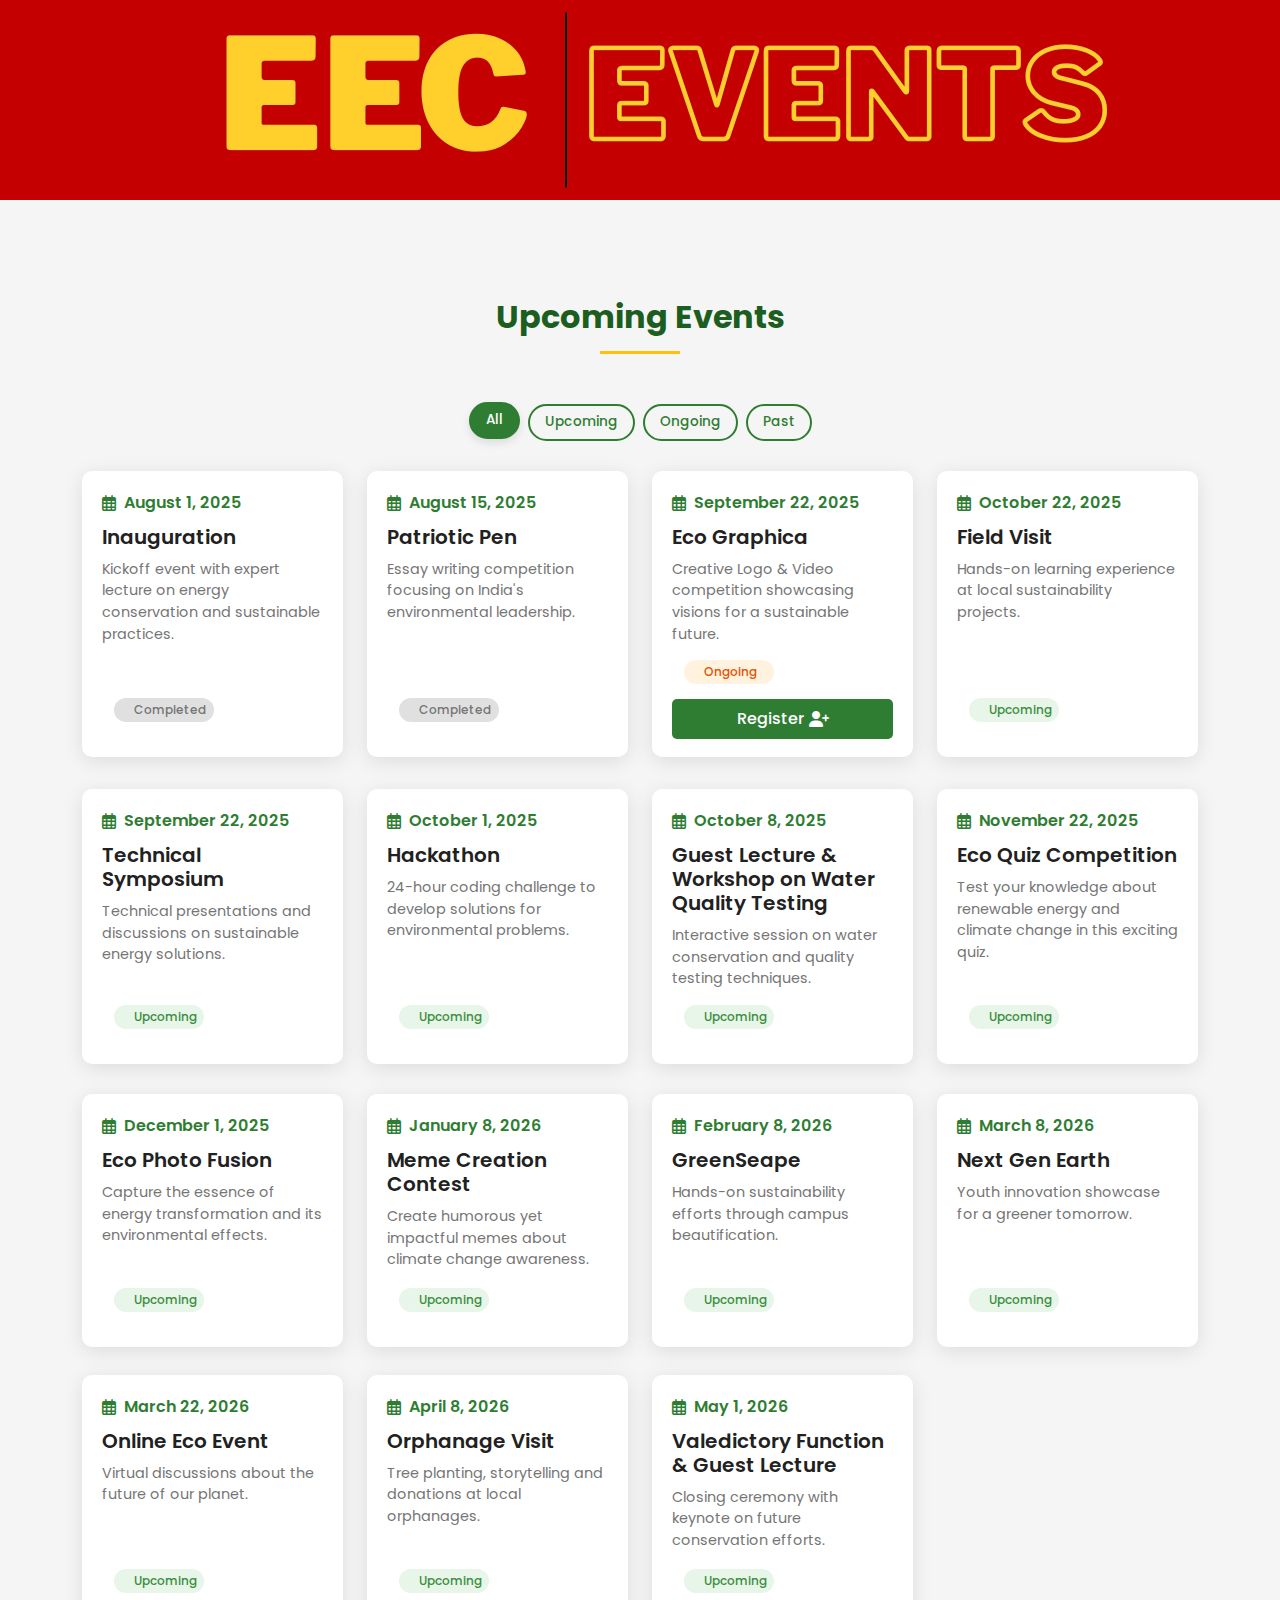
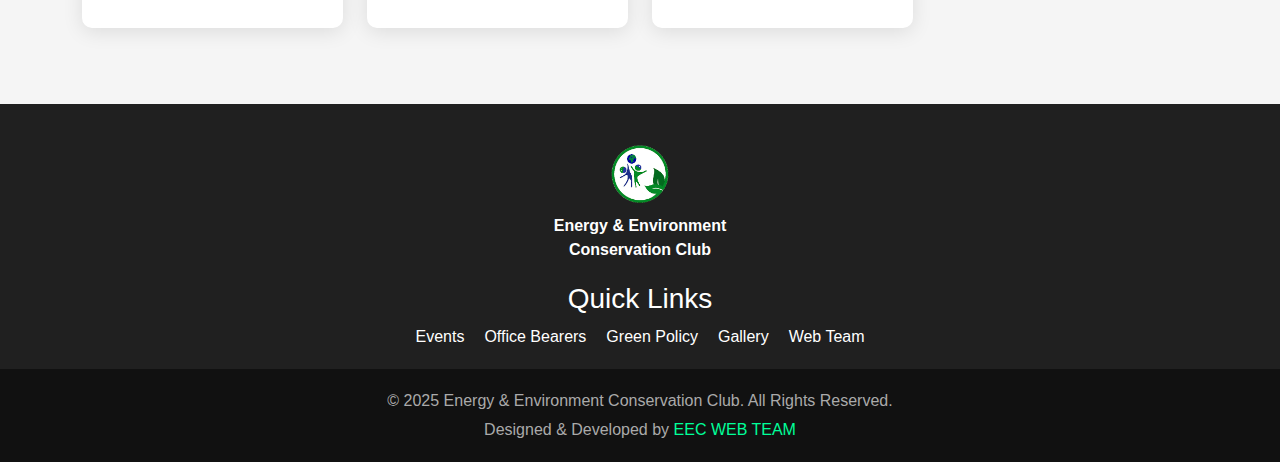
<file: public/event.html>
<!DOCTYPE html>
<html lang="en">
<head>
    <meta charset="UTF-8">
    <meta name="viewport" content="width=device-width, initial-scale=1.0">
    <title>Events - eecclub</title>
    <!-- Favicon -->
    <link rel="icon" href="./assets/images/logo/club.png" type="image/png">
    <!-- Bootstrap CSS -->
    <link href="https://cdn.jsdelivr.net/npm/bootstrap@5.3.3/dist/css/bootstrap.min.css" rel="stylesheet">
    <!-- Font Awesome -->
    <link rel="stylesheet" href="https://cdnjs.cloudflare.com/ajax/libs/font-awesome/6.4.0/css/all.min.css">
    <!-- Google Fonts -->
    <link href="https://fonts.googleapis.com/css2?family=Poppins:wght@300;400;500;600;700&display=swap" rel="stylesheet">
    <!-- Animate.css -->
    <link rel="stylesheet" href="https://cdnjs.cloudflare.com/ajax/libs/animate.css/4.1.1/animate.min.css">
    <style>
        :root {
            --primary: #2E7D32;
            --primary-dark: #1B5E20;
            --primary-light: #81C784;
            --accent: #FFC107;
            --dark: #212121;
            --light: #f5f5f5;
            --gray: #757575;
            --white: #ffffff;
            --shadow: 0 4px 20px rgba(0,0,0,0.1);
            --transition: all 0.3s cubic-bezier(0.25, 0.8, 0.25, 1);
        }

        body {
            font-family: 'Poppins', sans-serif;
            background-color: var(--light);
            color: var(--dark);
            overflow-x: hidden;
        }

        .hero {
            background: none, url('./assets/images/design/ev.jpg');
            background-size: cover;
            background-position: center;
            color: white;
            padding: 100px 0;
            text-align: center;
            margin-bottom: 50px;
            animation: fadeIn 1s ease-out;
        }

        .hero .title-icon {
            font-size: 2.5rem;
            margin-bottom: 1rem;
            color: var(--accent);
            animation: bounce 2s infinite;
        }

        .section-title {
            position: relative;
            margin-bottom: 50px;
            text-align: center;
            animation: fadeInUp 0.8s ease-out;
        }

        .section-title h2 {
            font-weight: 700;
            color: var(--primary-dark);
            display: inline-block;
            padding-bottom: 10px;
        }

        .section-title h2:after {
            content: '';
            position: absolute;
            width: 80px;
            height: 3px;
            background-color: var(--accent);
            bottom: 0;
            left: 50%;
            transform: translateX(-50%);
            animation: scaleX 1s ease-out;
        }

        .event-card {
            background: var(--white);
            border-radius: 10px;
            overflow: hidden;
            box-shadow: var(--shadow);
            transition: var(--transition);
            margin-bottom: 30px;
            height: 90%;
            display: flex;
            flex-direction: column;
            animation: fadeInUp 0.5s ease-out;
            animation-fill-mode: backwards;
        }

        .event-card:hover {
            transform: translateY(-10px) scale(1.02);
            box-shadow: 0 15px 30px rgba(0,0,0,0.2);
        }

        @keyframes pulse {
            0% { transform: scale(1); }
            50% { transform: scale(1.05); }
            100% { transform: scale(1); }
        }

        .event-body {
            padding: 20px;
            flex: 1;
            display: flex;
            flex-direction: column;
        }

        .event-date {
            color: var(--primary);
            font-weight: 600;
            margin-bottom: 10px;
            display: flex;
            align-items: center;
        }

        .event-date i {
            margin-right: 8px;
        }

        .event-title {
            font-weight: 600;
            margin-bottom: 10px;
            color: var(--dark);
        }

        .event-description {
            color: var(--gray);
            font-size: 0.9rem;
            margin-bottom: 15px;
            flex: 1;
        }

        .event-status {
            display: inline-block;
            padding: 5px 10px;
            border-radius: 20px;
            font-size: 0.8rem;
            font-weight: 500;
            margin-bottom: 15px;
            animation: pulse 2s infinite;
        }

        .status-upcoming {
            background-color: var(--primary-light);
            color: var(--primary-dark);
            width: 90px !important;
        }

        .status-ongoing {
            background-color: #FFF3E0;
            color: #E65100;
            width: 90px !important;
        }

        .status-completed {
            background-color: #E0E0E0;
            color: var(--gray);
            width: 100px !important;
        }

        .btn-event {
            background-color: var(--primary);
            color: white;
            border: none;
            padding: 8px 20px;
            border-radius: 5px;
            font-weight: 500;
            transition: var(--transition);
            display: inline-flex;
            align-items: center;
            justify-content: center;
            text-decoration: none;
            width: 100%;
        }

        .btn-event:hover {
            background-color: var(--primary-dark);
            color: white;
            transform: translateY(-2px) scale(1.02);
            box-shadow: 0 5px 15px rgba(0,0,0,0.1);
        }

        .btn-event i {
            margin-left: 5px;
            transition: var(--transition);
        }

        .btn-event:hover i {
            transform: translateX(3px);
        }

        /* Filter buttons */
        .filter-buttons {
            display: flex;
            justify-content: center;
            margin-bottom: 30px;
            flex-wrap: wrap;
            gap: 8px;
            animation: fadeIn 0.8s ease-out;
        }

        .filter-btn {
            padding: 6px 15px;
            border-radius: 30px;
            font-weight: 500;
            cursor: pointer;
            transition: var(--transition);
            border: 2px solid var(--primary);
            background: transparent;
            color: var(--primary);
            font-size: 0.85rem;
        }

        .filter-btn.active, .filter-btn:hover {
            background: var(--primary);
            color: white;
            transform: translateY(-2px);
            box-shadow: 0 4px 8px rgba(0,0,0,0.1);
        }

        /* Modal for featured event */
        .modal-overlay {
            position: fixed;
            top: 0;
            left: 0;
            right: 0;
            bottom: 0;
            background-color: rgba(0,0,0,0.8);
            z-index: 1000;
            display: flex;
            justify-content: center;
            align-items: center;
            opacity: 0;
            visibility: hidden;
            transition: var(--transition);
            
        }

        .modal-overlay.active {
            opacity: 1;
            visibility: visible;
        }

        .modal-content {
            background-color: var(--white);
            border-radius: 10px;
            max-width: 500px;
            width: 60%;
            max-height: 90vh;
            overflow-y: auto;
            position: relative;
            transform: scale(0.9);
            transition: var(--transition);
            animation: zoomIn 0.3s ease-out forwards;
        }

        .modal-overlay.active .modal-content {
            transform: scale(1);
        }

        .modal-close {
            position: absolute;
            top: 15px;
            right: 15px;
            background: var(--primary);
            color: white;
            width: 30px;
            height: 30px;
            border-radius: 50%;
            display: flex;
            align-items: center;
            justify-content: center;
            cursor: pointer;
            z-index: 10;
            transition: var(--transition);
        }

        .modal-close:hover {
            background: var(--primary-dark);
            transform: rotate(90deg) scale(1.1);
        }

        .featured-event-body {
            padding: 30px;
        }

        /* Make the ongoing status button smaller and shifted right */
        .status-ongoing {
            background-color: #FFF3E0;
            color: #E65100;
            width: auto;
            font-size: 0.75rem;
            padding: 3px 20px;
            margin-left: 12px;
            vertical-align: middle;
        }
        .status-upcoming{
            background-color: #E8F5E9;
            color: #388E3C;
            width: auto;
            font-size: 0.75rem;
            padding: 3px 20px;
            margin-left: 12px;
            vertical-align: middle;
        }
        .status-completed {
            background-color: #E0E0E0;
            color: var(--gray);
            width: auto;
            font-size: 0.75rem;
            padding: 3px 20px;
            margin-left: 12px;
            vertical-align: middle;
        }

        /* Custom animations */
        @keyframes scaleX {
            from { transform: translateX(-50%) scaleX(0); }
            to { transform: translateX(-50%) scaleX(1); }
        }

        /* Responsive styles */
        @media (max-width: 1200px) {
            .modal-content {
            width: 80%;
            max-width: 95vw;
            }
            .event-card {
            min-width: 260px;
            }
        }

        @media (max-width: 992px) {
            .hero {
            padding: 80px 0;
            }
            .event-card {
            margin-bottom: 25px;
            }
            .modal-content {
            width: 90%;
            max-width: 98vw;
            }
        }

        @media (max-width: 768px) {
            .hero {
            padding: 60px 0;
            margin-bottom: 30px;
            }
            .section-title h2 {
            font-size: 1.8rem;
            }
            .filter-btn {
            padding: 5px 12px;
            font-size: 0.8rem;
            }
            .event-card {
            min-width: 220px;
            }
            .modal-content {
            width: 98%;
            max-width: 99vw;
            }
        }

        @media (max-width: 576px) {
            .hero {
            padding: 50px 0;
            }
            .section-title h2 {
            font-size: 1.5rem;
            }
            .featured-event-body {
            padding: 15px;
            }
            .filter-buttons {
            gap: 5px;
            }
            .filter-btn {
            padding: 4px 10px;
            font-size: 0.75rem;
            }
            .event-card {
            min-width: 100%;
            margin-bottom: 15px;
            }
            .modal-content {
            width: 100vw;
            max-width: 100vw;
            border-radius: 0;
            }
        }

        /* Make event grid responsive */
        @media (max-width: 991.98px) {
            #eventsContainer .col-lg-3 {
            flex: 0 0 50%;
            max-width: 50%;
            }
        }
        @media (max-width: 575.98px) {
            #eventsContainer .col-lg-3,
            #eventsContainer .col-md-6 {
            flex: 0 0 100%;
            max-width: 100%;
            }
        }
    </style>
</head>
<body>

    <!-- Hero Section -->
    <section class="hero">
        <div class="container">
            
        </div>
    </section>

    <!-- Events Section -->
    <section class="events-section py-5">
        <div class="container">
            <div class="section-title">
                <h2>Upcoming Events</h2>
            </div>
            
            <!-- Filter Buttons -->
            <div class="filter-buttons">
                <button class="filter-btn active" data-filter="all">All</button>
                <button class="filter-btn" data-filter="upcoming">Upcoming</button>
                <button class="filter-btn" data-filter="ongoing">Ongoing</button>
                <button class="filter-btn" data-filter="completed">Past</button>
            </div>
            
            <!-- Events Grid -->
            <div class="row" id="eventsContainer">
                <!-- Events will be loaded here dynamically -->
            </div>
        </div>
    </section>

    <!-- Featured Event Modal -->
    <div class="modal-overlay" id="featuredModal">
        <div class="modal-content">
            <div class="modal-close" id="modalClose">
                <i class="fas fa-times"></i>
            </div>
            <div class="featured-event-body">
                <h2 id="modalEventTitle"></h2>
                <div class="event-date my-3" id="modalEventDate">
                    <i class="far fa-calendar-alt"></i> 
                    <span id="modalDateText"></span> | 
                    <i class="fas fa-map-marker-alt ms-2"></i> 
                    <span id="modalLocationText"></span>
                </div>
                <p class="event-description" id="modalEventDescription"></p>
                
                <div class="d-flex justify-content-between mt-4 flex-column flex-sm-row gap-3">
                    <a href="https://docs.google.com/forms/d/e/1FAIpQLScekK8ioXHcumOO9q-6UAVmcRVBwK3yaQRjZvdj5-YTqAqttw/viewform?event=Patriotic%20Pen" class="btn-event" id="modalRegisterBtn">Register Now <i class="fas fa-user-plus"></i></a>
                    <span class="event-status" id="modalEventStatus"></span>
                </div>
            </div>
        </div>
    </div>
    <!-- Footer Section -->
<footer style="background-color: #202020; color: #fff; font-family: Arial, sans-serif; padding-top: 20px;">

    <div style="max-width: 1200px; margin: 0 auto; padding: 20px; display: flex; flex-wrap: wrap; justify-content: space-between;">

        <!-- About Column -->
        <div style="flex: 1 1 100%; text-align: center; margin-bottom: 20px;">
            <a href="index.html">
                <img src="assets/images/logo/club.png" alt="EEC Club Logo" style="height: 60px; margin-bottom: 10px;">
            </a>
            <div style="font-size: 16px; font-weight: bold;">
                <div>Energy & Environment</div>
                <div>Conservation Club</div>
            </div>
        </div>

        <!-- Quick Links Row -->
        <div style="flex: 1 1 100%; text-align: center;">
            <h3 style="margin-bottom: 10px;">Quick Links</h3>
            <ul style="list-style: none; padding: 0; margin: 0; display: flex; flex-wrap: wrap; justify-content: center; gap: 20px;">
                <li><a href="event.html" style="color: #fff; text-decoration: none; font-size: 16px;">Events</a></li>
                <li><a href="OfficeBearers.html" style="color: #fff; text-decoration: none; font-size: 16px;">Office Bearers</a></li>
                <li><a href="green.html" style="color: #fff; text-decoration: none; font-size: 16px;">Green Policy</a></li>
                <li><a href="gallery.html" style="color: #fff; text-decoration: none; font-size: 16px;">Gallery</a></li>
                <li><a href="team.html" style="color: #fff; text-decoration: none; font-size: 16px;">Web Team</a></li>
            </ul>
        </div>

    </div>

    <!-- Footer Bottom -->
    <div style="background-color: #111; padding: 15px 10px; text-align: center;">
        <p style="color: #aaa; margin: 5px 0;">&copy; 2025 Energy & Environment Conservation Club. All Rights Reserved.</p>
        <p style="color: #aaa; margin: 5px 0;">Designed & Developed by <a href="team.html" target="_blank" style="color: #00ff99; text-decoration: none;">EEC WEB TEAM</a></p>
    </div>

</footer>


    <!-- Bootstrap JS -->
    <script src="https://cdn.jsdelivr.net/npm/bootstrap@5.3.3/dist/js/bootstrap.bundle.min.js"></script>
    
    <script>
        // Current date for status calculation
        const currentDate = new Date();
        currentDate.setHours(0, 0, 0, 0);

        // For demo purposes - set current date to August 6, 2025 to show ongoing event
        // Remove this line in production
        currentDate.setFullYear(2025, 7, 6); // Month is 0-indexed (7 = August)

        // Function to convert "1st week of August 2025" to a Date object
        function parseEventDate(dateString) {
            const months = {
                'January': 0, 'February': 1, 'March': 2, 'April': 3,
                'May': 4, 'June': 5, 'July': 6, 'August': 7,
                'September': 8, 'October': 9, 'November': 10, 'December': 11
            };
            const parts = dateString.split(' ');
            const week = parseInt(parts[0]);
            const month = months[parts[3]];
            const year = parseInt(parts[4]);
            // Approximate by setting to first day of the week
            const day = 1 + (week - 1) * 7;
            return new Date(year, month, day);
        }

        // Function to determine status
        function getEventStatus(eventDate) {
            if (eventDate < currentDate) {
                return 'completed';
            } else if (eventDate.toDateString() === currentDate.toDateString()) {
                return 'ongoing';
            } else {
                return 'upcoming';
            }
        }

        // Event data with your environmental events
        const events = [
            {
                id: 1,
                title: "Inauguration ",
                date: parseEventDate("1st week of August 2025"),
                description: "Kickoff event with expert lecture on energy conservation and sustainable practices.",
                location: "Main Auditorium",
                status: getEventStatus(parseEventDate("1st week of August 2025"))
            },
            {
                id: 2,
                title: "Patriotic Pen",
                date: new Date(2025, 7, 15), // August is month 7 (0-indexed)
                description: "Essay writing competition focusing on India's environmental leadership.",
                location: "Seminar Hall",
                status: 'completed' // This event is now completed
            },
            {
                id: 3,
                title: "Eco Graphica ",
                date: new Date(2025, 8, 22),
                description: "Creative Logo & Video competition showcasing visions for a sustainable future.",
                location: "Chem CC",
                status: 'ongoing' // This event is now ongoing
            },
            {
                id: 4,
                title: "Field Visit ",
                date: new Date(2025, 9, 22),
                description: "Hands-on learning experience at local sustainability projects.",
                location: "Various Locations",
                status: getEventStatus(parseEventDate("4th week of September 2025"))
            },
            {
                id: 5,
                title: "Technical Symposium ",
                date: parseEventDate("4th week of September 2025"),
                description: "Technical presentations and discussions on sustainable energy solutions.",
                location: "Engineering Block",
                status: getEventStatus(parseEventDate("4th week of September 2025"))
            },
            {
                id: 6,
                title: "Hackathon ",
                date: parseEventDate("1st week of October 2025"),
                description: "24-hour coding challenge to develop solutions for environmental problems.",
                location: "Computer Center",
                status: getEventStatus(parseEventDate("1st week of October 2025"))
            },
            {
                id: 7,
                title: "Guest Lecture & Workshop on Water Quality Testing ",
                date: parseEventDate("2nd week of October 2025"),
                description: "Interactive session on water conservation and quality testing techniques.",
                location: "Chemistry Lab",
                status: getEventStatus(parseEventDate("2nd week of October 2025"))
            },
            {
                id: 8,
                title: "Eco Quiz Competition ",
                date: parseEventDate("4th week of November 2025"),
                description: "Test your knowledge about renewable energy and climate change in this exciting quiz.",
                location: "Quiz Hall",
                status: getEventStatus(parseEventDate("4th week of November 2025"))
            },
            {
                id: 9,
                title: "Eco Photo Fusion ",
                date: parseEventDate("1st week of December 2025"),
                description: "Capture the essence of energy transformation and its environmental effects.",
                location: "Photography Club",
                status: getEventStatus(parseEventDate("1st week of December 2025"))
            },
            {
                id: 10,
                title: "Meme Creation Contest",
                date: parseEventDate("2nd week of January 2026"),
                description: "Create humorous yet impactful memes about climate change awareness.",
                location: "Online Event",
                status: getEventStatus(parseEventDate("2nd week of January 2026"))
            },
            {
                id: 11,
                title: "GreenSeape ",
                date: parseEventDate("2nd week of February 2026"),
                description: "Hands-on sustainability efforts through campus beautification.",
                location: "College Campus",
                status: getEventStatus(parseEventDate("2nd week of February 2026"))
            },
            {
                id: 12,
                title: "Next Gen Earth ",
                date: parseEventDate("2nd week of March 2026"),
                description: "Youth innovation showcase for a greener tomorrow.",
                location: "Online Platform",
                status: getEventStatus(parseEventDate("2nd week of March 2026"))
            },
            {
                id: 13,
                title: "Online Eco Event ",
                date: parseEventDate("4th week of March 2026"),
                description: "Virtual discussions about the future of our planet.",
                location: "Online Event",
                status: getEventStatus(parseEventDate("4th week of March 2026"))
            },
            {
                id: 14,
                title: "Orphanage Visit",
                date: parseEventDate("2nd week of April 2026"),
                description: "Tree planting, storytelling and donations at local orphanages.",
                location: "Local Orphanage",
                status: getEventStatus(parseEventDate("2nd week of April 2026"))
            },
            {
                id: 15,
                title: "Valedictory Function & Guest Lecture ",
                date: parseEventDate("1st week of May 2026"),
                description: "Closing ceremony with keynote on future conservation efforts.",
                location: "Main Auditorium",
                status: getEventStatus(parseEventDate("1st week of May 2026"))
            }
        ];
        // DOM Elements
        const eventsContainer = document.getElementById('eventsContainer');
        const filterButtons = document.querySelectorAll('.filter-btn');
        const featuredModal = document.getElementById('featuredModal');
        const modalClose = document.getElementById('modalClose');

        // Helper to get the ongoing event (e.g., "Patriotic Pen" essay)
        function getOngoingEvent() {
            return events.find(event => event.status === 'ongoing');
        }

        // Initialize the page
        document.addEventListener('DOMContentLoaded', function() {
            renderEvents(events);

            // Show modal for ongoing event (essay) if one exists
            const ongoingEvent = getOngoingEvent();
            if (ongoingEvent) {
            setTimeout(() => {
                showEventModal(ongoingEvent);
            }, 1000);
            }

            // Add staggered animation delays to event cards
            document.querySelectorAll('.event-card').forEach((card, index) => {
            card.style.animationDelay = `${index * 0.1}s`;
            });
        });

        // Render events to the page
        function renderEvents(eventsToRender) {
            eventsContainer.innerHTML = '';

            eventsToRender.forEach((event, index) => {
            const eventDate = new Date(event.date);
            const formattedDate = eventDate.toLocaleDateString('en-US', {
                year: 'numeric',
                month: 'long',
                day: 'numeric'
            });

            const statusClass = getStatusClass(event.status);
            const statusText = getStatusText(event.status);

            // Only show register button for ongoing event (essay)
            let registerBtnHtml = '';
            if (event.status === 'ongoing') {
                registerBtnHtml = `<a href="events.html?id=${event.id}" target="_blank" class="btn-event register-btn">Register <i class="fas fa-user-plus"></i></a>`;
            }

            const eventCard = document.createElement('div');
            eventCard.className = 'col-md-6 col-lg-3';
            eventCard.innerHTML = `
                <div class="event-card" data-id="${event.id}" style="animation-delay: ${index * 0.1}s">
                <div class="event-body">
                    <div class="event-date">
                    <i class="far fa-calendar-alt"></i> ${formattedDate}
                    </div>
                    <h5 class="event-title">${event.title}</h5>
                    <p class="event-description">${event.description}</p>
                    <span class="event-status ${statusClass}">${statusText}</span>
                    ${registerBtnHtml}
                </div>
                </div>
            `;

            eventsContainer.appendChild(eventCard);
            });

            // Add event listeners to the register buttons
            document.querySelectorAll('.register-btn').forEach(btn => {
            btn.addEventListener('click', function(e) {
                // For ongoing event, let link open the form/external site
            });
            });

            // Add event listeners to the cards for modal
            document.querySelectorAll('.event-card').forEach(card => {
            card.addEventListener('click', function(e) {
                if (!e.target.closest('.register-btn')) {
                const eventId = parseInt(this.dataset.id);
                const event = events.find(ev => ev.id === eventId);
                if (event.status === 'ongoing') {
                    showEventModal(event);
                }
                // Only ongoing event shows modal, others do nothing
                }
            });
            });
        }

        // Filter events
        filterButtons.forEach(button => {
            button.addEventListener('click', function() {
                // Update active button
                filterButtons.forEach(btn => btn.classList.remove('active'));
                this.classList.add('active');

                const filter = this.dataset.filter;
                let filteredEvents = [...events];

                if (filter !== 'all') {
                    filteredEvents = events.filter(event => event.status === filter);
                }

                renderEvents(filteredEvents);
            });
        });

        // Show event modal
        function showEventModal(event) {
            const eventDate = new Date(event.date);
            const formattedDate = eventDate.toLocaleDateString('en-US', {
                year: 'numeric',
                month: 'long',
                day: 'numeric'
            });

            const statusClass = getStatusClass(event.status);
            const statusText = getStatusText(event.status);

            document.getElementById('modalEventTitle').textContent = event.title;
            document.getElementById('modalDateText').textContent = formattedDate;
            document.getElementById('modalLocationText').textContent = event.location;
            document.getElementById('modalEventDescription').textContent = event.description;
            document.getElementById('modalEventStatus').textContent = statusText;
            document.getElementById('modalEventStatus').className = `event-status ${statusClass}`;

            // Set up modal register button
            document.getElementById('modalRegisterBtn').onclick = function(e) {
                e.preventDefault();
                window.open(`events.html?id=${event.id}`, '_blank');
            };

            featuredModal.classList.add('active');
        }

        // Close modal
        modalClose.addEventListener('click', function() {
            featuredModal.classList.remove('active');
        });

        // Close modal when clicking outside
        featuredModal.addEventListener('click', function(e) {
            if (e.target === this) {
                this.classList.remove('active');
            }
        });

        // Helper functions
        function getStatusClass(status) {
            return {
                upcoming: 'status-upcoming',
                ongoing: 'status-ongoing',
                completed: 'status-completed'
            }[status];
        }

        function getStatusText(status) {
            return {
                upcoming: 'Upcoming',
                ongoing: 'Ongoing',
                completed: 'Completed'
            }[status];
        }
    </script>
</body>
</html>
</file>
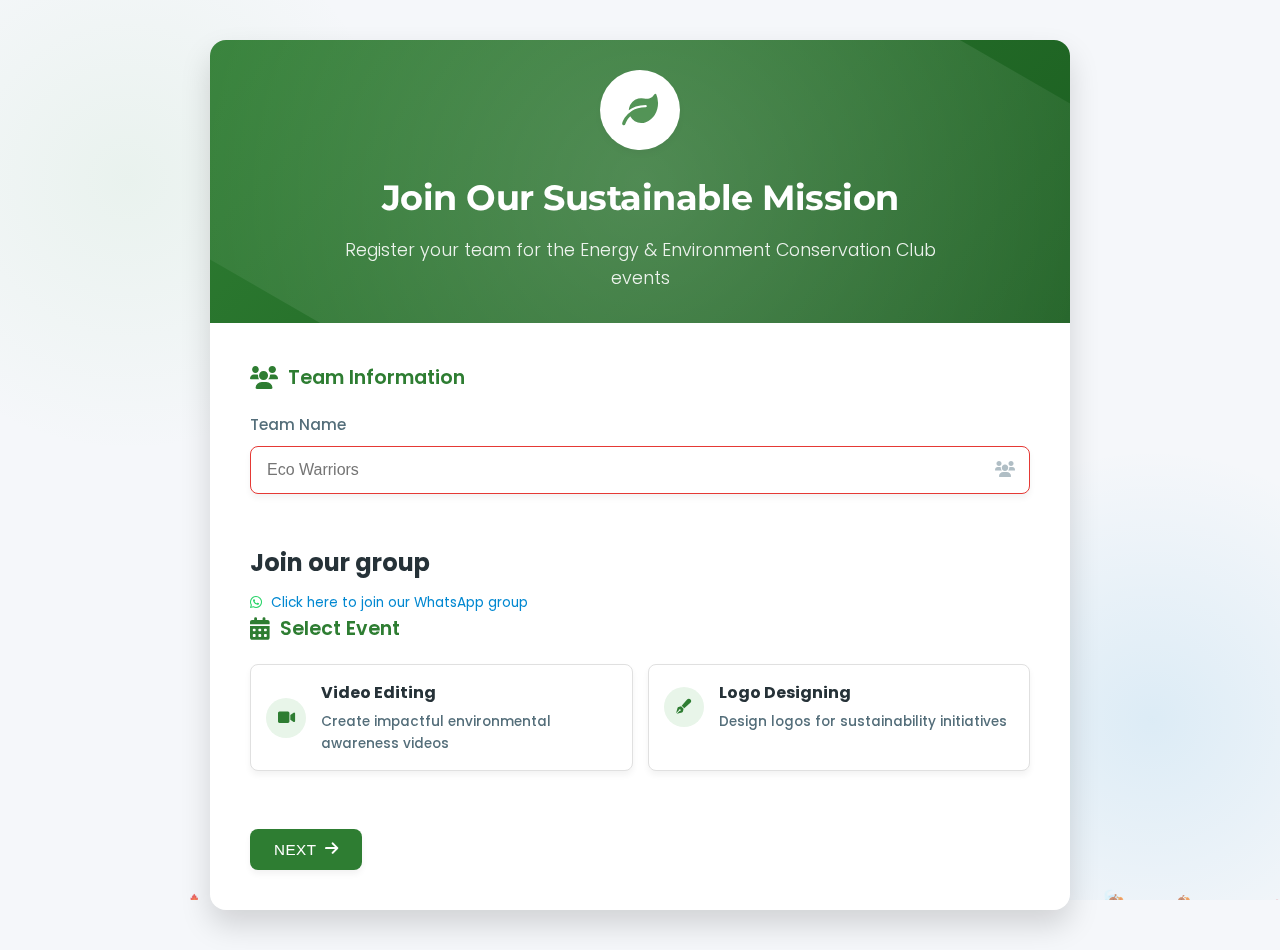
<file: public/events.html>
<!DOCTYPE html>
<html lang="en">
<head>
    <meta charset="UTF-8">
    <meta name="viewport" content="width=device-width, initial-scale=1.0">
    <title>EEC - Sustainable Future Registration</title>
    <link href="https://fonts.googleapis.com/css2?family=Poppins:wght@300;400;500;600;700&family=Montserrat:wght@700&display=swap" rel="stylesheet">
    <link rel="stylesheet" href="https://cdnjs.cloudflare.com/ajax/libs/font-awesome/6.0.0-beta3/css/all.min.css">
    <style>
        :root {
            --primary-green: #2E7D32;
            --dark-green: #1B5E20;
            --light-green: #81C784;
            --lighter-green: #E8F5E9;
            --accent-orange: #FF8F00;
            --accent-blue: #0288D1;
            --text-dark: #263238;
            --text-medium: #546E7A;
            --text-light: #B0BEC5;
            --white: #FFFFFF;
            --shadow-sm: 0 4px 6px rgba(0, 0, 0, 0.05);
            --shadow-md: 0 8px 20px rgba(0, 0, 0, 0.1);
            --shadow-lg: 0 15px 30px rgba(0, 0, 0, 0.15);
            --transition: all 0.3s cubic-bezier(0.25, 0.8, 0.25, 1);
        }
        
        * {
            margin: 0;
            padding: 0;
            box-sizing: border-box;
        }
        
        body {
            font-family: 'Poppins', sans-serif;
            background-color: #F5F7FA;
            color: var(--text-dark);
            line-height: 1.6;
            background-image: 
                radial-gradient(circle at 10% 20%, rgba(129, 199, 132, 0.1) 0%, rgba(129, 199, 132, 0) 20%),
                radial-gradient(circle at 90% 80%, rgba(2, 136, 209, 0.1) 0%, rgba(2, 136, 209, 0) 20%);
            background-attachment: fixed;
            overflow-x: hidden;
        }
        
        .container {
            max-width: 900px;
            margin: 40px auto;
            padding: 0 20px;
        }
        
        .card {
            background: var(--white);
            border-radius: 16px;
            box-shadow: var(--shadow-lg);
            overflow: hidden;
            margin-bottom: 40px;
            transform: translateY(0);
            transition: var(--transition);
            position: relative;
            z-index: 1;
        }
        
        .card:hover {
            transform: translateY(-5px);
            box-shadow: var(--shadow-lg);
        }
        
        .card-header {
            background: linear-gradient(135deg, var(--primary-green), var(--dark-green));
            color: var(--white);
            padding: 30px;
            text-align: center;
            position: relative;
            overflow: hidden;
        }
        
        .card-header::before {
            content: "";
            position: absolute;
            top: -50%;
            left: -50%;
            width: 200%;
            height: 200%;
            background: radial-gradient(circle, rgba(255,255,255,0.2) 0%, rgba(255,255,255,0) 70%);
            transform: rotate(30deg);
            animation: shine 8s infinite linear;
        }
        
        @keyframes shine {
            0% { transform: rotate(30deg) translate(-30%, -30%); }
            100% { transform: rotate(30deg) translate(30%, 30%); }
        }
        
        .logo-container {
            display: flex;
            justify-content: center;
            margin-bottom: 20px;
        }
        
        .logo {
            width: 80px;
            height: 80px;
            background: var(--white);
            border-radius: 50%;
            display: flex;
            align-items: center;
            justify-content: center;
            box-shadow: var(--shadow-sm);
            transition: var(--transition);
        }
        
        .logo i {
            color: var(--primary-green);
            font-size: 36px;
        }
        
        .logo:hover {
            transform: rotate(15deg) scale(1.1);
        }
        
        h1 {
            font-family: 'Montserrat', sans-serif;
            font-size: 2.2rem;
            margin-bottom: 10px;
            font-weight: 700;
            letter-spacing: -0.5px;
        }
        
        .subtitle {
            font-size: 1.1rem;
            opacity: 0.9;
            font-weight: 300;
            max-width: 600px;
            margin: 0 auto;
        }
        
        .card-body {
            padding: 40px;
        }
        
        .form-section {
            margin-bottom: 30px;
            animation: fadeIn 0.6s ease-out forwards;
        }
        
        @keyframes fadeIn {
            from { opacity: 0; transform: translateY(20px); }
            to { opacity: 1; transform: translateY(0); }
        }
        
        .section-title {
            display: flex;
            align-items: center;
            color: var(--primary-green);
            margin-bottom: 20px;
            font-size: 1.2rem;
            font-weight: 600;
        }
        
        .section-title i {
            margin-right: 10px;
            font-size: 1.4rem;
        }
        
        .form-grid {
            display: grid;
            grid-template-columns: repeat(auto-fit, minmax(280px, 1fr));
            gap: 20px;
        }
        
        .form-group {
            margin-bottom: 20px;
            position: relative;
        }
        
        label {
            display: block;
            margin-bottom: 8px;
            font-weight: 500;
            color: var(--text-medium);
            font-size: 0.95rem;
        }
        
        .input-wrapper {
            position: relative;
        }
        
        input[type="text"],
        input[type="email"],
        select {
            width: 100%;
            padding: 14px 16px;
            border: 1px solid #E0E0E0;
            border-radius: 8px;
            font-size: 1rem;
            transition: var(--transition);
            background-color: var(--white);
            color: var(--text-dark);
            box-shadow: var(--shadow-sm);
        }
        
        input[type="text"]:focus,
        input[type="email"]:focus,
        select:focus {
            border-color: var(--primary-green);
            outline: none;
            box-shadow: 0 0 0 3px rgba(46, 125, 50, 0.2);
        }
        
        .input-icon {
            position: absolute;
            right: 15px;
            top: 50%;
            transform: translateY(-50%);
            color: var(--text-light);
            pointer-events: none;
        }
        
        .radio-group {
            display: flex;
            flex-wrap: wrap;
            gap: 15px;
            margin-top: 10px;
        }
        
        .radio-card {
            flex: 1 1 200px;
            border: 1px solid #E0E0E0;
            border-radius: 8px;
            padding: 15px;
            cursor: pointer;
            transition: var(--transition);
            background: var(--white);
            box-shadow: var(--shadow-sm);
            position: relative;
            overflow: hidden;
        }
        
        .radio-card:hover {
            border-color: var(--primary-green);
            box-shadow: var(--shadow-md);
        }
        
        .radio-card::after {
            content: "";
            position: absolute;
            top: 0;
            left: 0;
            width: 100%;
            height: 100%;
            background: linear-gradient(135deg, rgba(46, 125, 50, 0.1), rgba(46, 125, 50, 0));
            opacity: 0;
            transition: var(--transition);
        }
        
        .radio-card:hover::after {
            opacity: 1;
        }
        
        .radio-card input {
            position: absolute;
            opacity: 0;
            cursor: pointer;
        }
        
        .radio-content {
            display: flex;
            align-items: center;
        }
        
        .radio-icon {
            width: 40px;
            height: 40px;
            background: var(--lighter-green);
            border-radius: 50%;
            display: flex;
            align-items: center;
            justify-content: center;
            margin-right: 15px;
            color: var(--primary-green);
            flex-shrink: 0;
        }
        
        .radio-text h4 {
            font-size: 1rem;
            margin-bottom: 5px;
            color: var(--text-dark);
        }
        
        .radio-text p {
            font-size: 0.85rem;
            color: var(--text-medium);
        }
        
        .radio-card input:checked ~ .radio-content .radio-icon {
            background: var(--primary-green);
            color: var(--white);
        }
        
        .radio-card input:checked ~ .radio-content h4 {
            color: var(--primary-green);
        }
        
        .radio-card input:checked ~ .radio-content p {
            color: var(--text-dark);
        }
        
        .team-section {
            background: var(--lighter-green);
            border-radius: 12px;
            padding: 25px;
            margin-top: 30px;
            box-shadow: var(--shadow-sm);
        }
        
        .team-member {
            background: var(--white);
            border-radius: 10px;
            padding: 20px;
            margin-bottom: 20px;
            box-shadow: var(--shadow-sm);
            transition: var(--transition);
        }
        
        .team-member:hover {
            transform: translateY(-3px);
            box-shadow: var(--shadow-md);
        }
        
        .team-member:last-child {
            margin-bottom: 0;
        }
        
        .member-header {
            display: flex;
            align-items: center;
            margin-bottom: 15px;
            color: var(--primary-green);
        }
        
        .member-icon {
            width: 36px;
            height: 36px;
            background: var(--lighter-green);
            border-radius: 50%;
            display: flex;
            align-items: center;
            justify-content: center;
            margin-right: 12px;
            color: var(--primary-green);
        }
        
        .member-title {
            font-weight: 600;
            font-size: 1.1rem;
        }
        
        .btn-submit {
            background: linear-gradient(135deg, var(--primary-green), var(--dark-green));
            color: var(--white);
            border: none;
            padding: 16px 32px;
            font-size: 1rem;
            border-radius: 8px;
            cursor: pointer;
            transition: var(--transition);
            display: block;
            width: 50%;
            font-weight: 600;
            text-transform: uppercase;
            letter-spacing: 1px;
            box-shadow: var(--shadow-sm);
            margin-top: 30px;
            position: relative;
            overflow: hidden;
        }
        
        .btn-submit:hover {
            transform: translateY(-3px);
            box-shadow: var(--shadow-md);
        }
        
        .btn-submit:active {
            transform: translateY(0);
        }
        
        .btn-submit::after {
            content: "";
            position: absolute;
            top: -50%;
            left: -50%;
            width: 200%;
            height: 200%;
            background: radial-gradient(circle, rgba(255,255,255,0.3) 0%, rgba(255,255,255,0) 70%);
            transform: rotate(30deg);
            animation: shine 8s infinite linear;
            opacity: 0;
            transition: var(--transition);
        }
        
        .btn-submit:hover::after {
            opacity: 1;
        }
        
        .error {
            color: #E53935;
            font-size: 0.85rem;
            margin-top: 5px;
            display: none;
            animation: shake 0.4s ease;
        }
        
        @keyframes shake {
            0%, 100% { transform: translateX(0); }
            20%, 60% { transform: translateX(-5px); }
            40%, 80% { transform: translateX(5px); }
        }
        
        input:invalid, select:invalid {
            border-color: #E53935;
        }
        
        .success-container {
            display: none;
            text-align: center;
            padding: 60px 40px;
            background: var(--white);
            border-radius: 16px;
            box-shadow: var(--shadow-lg);
            animation: fadeInUp 0.6s ease-out;
        }
        
        @keyframes fadeInUp {
            from { opacity: 0; transform: translateY(30px); }
            to { opacity: 1; transform: translateY(0); }
        }
        
        .success-icon {
            width: 100px;
            height: 100px;
            background: linear-gradient(135deg, var(--primary-green), var(--dark-green));
            border-radius: 50%;
            display: inline-flex;
            align-items: center;
            justify-content: center;
            margin-bottom: 25px;
            color: var(--white);
            font-size: 40px;
            box-shadow: var(--shadow-md);
            animation: bounce 1s ease infinite alternate;
        }
        
        @keyframes bounce {
            from { transform: translateY(0); }
            to { transform: translateY(-10px); }
        }
        
        .success-title {
            font-size: 2rem;
            color: var(--primary-green);
            margin-bottom: 15px;
            font-weight: 700;
        }
        
        .success-message {
            font-size: 1.1rem;
            color: var(--text-medium);
            margin-bottom: 30px;
            max-width: 600px;
            margin-left: auto;
            margin-right: auto;
        }
        
        .eco-tips {
            margin-top: 40px;
            padding: 20px;
            background: var(--lighter-green);
            border-radius: 12px;
            text-align: left;
        }
        
        .eco-tips h3 {
            color: var(--primary-green);
            margin-bottom: 15px;
            display: flex;
            align-items: center;
        }
        
        .eco-tips h3 i {
            margin-right: 10px;
        }
        
        .eco-tips ul {
            list-style-type: none;
        }
        
        .eco-tips li {
            margin-bottom: 10px;
            position: relative;
            padding-left: 25px;
        }
        
        .eco-tips li::before {
            content: "✓";
            position: absolute;
            left: 0;
            color: var(--primary-green);
            font-weight: bold;
        }
        
        .floating-leaves {
            position: fixed;
            top: 0;
            left: 0;
            width: 100%;
            height: 100%;
            pointer-events: none;
            z-index: -1;
            overflow: hidden;
        }
        
        .leaf {
            position: absolute;
            background-size: contain;
            background-repeat: no-repeat;
            opacity: 0.7;
            animation: float linear infinite;
        }
        
        @keyframes float {
            0% { transform: translateY(0) rotate(0deg); }
            100% { transform: translateY(-100vh) rotate(360deg); }
        }
        
        @media (max-width: 768px) {
            .container {
                margin: 20px auto;
                padding: 0 15px;
            }
            
            .card-header {
                padding: 25px 15px;
            }
            
            h1 {
                font-size: 1.8rem;
            }
            
            .card-body {
                padding: 25px;
            }
            
            .form-grid {
                grid-template-columns: 1fr;
            }
            
            .radio-group {
                flex-direction: column;
            }
            
            .radio-card {
                flex: 1 1 auto;
            }
        }


        .btn-next, .btn-prev {
    background: var(--primary-green);
    color: var(--white);
    border: none;
    padding: 12px 24px;
    font-size: 0.95rem;
    border-radius: 8px;
    cursor: pointer;
    transition: var(--transition);
    font-weight: 500;
    text-transform: uppercase;
    letter-spacing: 0.5px;
    box-shadow: var(--shadow-sm);
    margin-top: 20px;
    display: inline-flex;
    align-items: center;
    justify-content: center;
}

.btn-next:hover, .btn-prev:hover {
    background: var(--dark-green);
    transform: translateY(-2px);
    box-shadow: var(--shadow-md);
}

.btn-next:active, .btn-prev:active {
    transform: translateY(0);
}

.btn-prev {
    background: var(--text-medium);
    margin-right: 15px;
}

.btn-prev:hover {
    background: var(--text-dark);
}

.step-buttons {
    display: flex;
    justify-content: space-between;
    margin-top: 30px;
}

.whatsapp-link {
    display: block;
    margin-top: 10px;
    font-size: 0.85rem;
    color: var(--accent-blue);
    text-decoration: none;
    transition: var(--transition);
}

.whatsapp-link i {
    margin-right: 5px;
    color: #25D366;
}

.whatsapp-link:hover {
    color: var(--dark-green);
    text-decoration: underline;
}
    </style>
</head>
<body>
    <div class="floating-leaves" id="leavesContainer"></div>
    
    <div class="container">
        <div class="card" id="registrationCard">
            <div class="card-header">
                <div class="logo-container">
                    <div class="logo">
                        <i class="fas fa-leaf"></i>
                    </div>
                </div>
                <h1>Join Our Sustainable Mission</h1>
                <p class="subtitle">Register your team for the Energy & Environment Conservation Club events</p>
            </div>
            
            <div class="card-body">
                <form id="registrationForm">
                    <!-- Step 1: Team Information -->
                    <div class="form-step" id="step1" style="display: block;">
                        <div class="form-section" style="animation-delay: 0.1s">
                            <div class="section-title">
                                <i class="fas fa-users"></i>
                                <span>Team Information</span>
                            </div>
                            <div class="form-grid">
                                <div class="form-group">
                                    <label for="teamName">Team Name</label>
                                    <div class="input-wrapper">
                                        <input type="text" id="teamName" name="teamName" required placeholder="Eco Warriors">
                                        <div class="input-icon">
                                            <i class="fas fa-users"></i>
                                        </div>
                                    </div>
                                    <div class="error" id="teamNameError">Please enter a team name</div>
                                </div>
                            </div>
                        </div>

                        <div>
                            <h2>Join our group</h2>
                            <a class="whatsapp-link" href="https://chat.whatsapp.com/EP2JVdGAm6C2Z1LxK9wOz8?mode=ac_t" target="_blank">
                                <i class="fab fa-whatsapp"></i> Click here to join our WhatsApp group
                            </a>
                        </div>
                        
                        <div class="form-section" style="animation-delay: 0.2s">
                            <div class="section-title">
                                <i class="fas fa-calendar-alt"></i>
                                <span>Select Event</span>
                            </div>
                            <div class="radio-group">
                                <label class="radio-card">
                                    <input type="radio" id="videoEditing" name="event" value="Video Editing" required>
                                    <div class="radio-content">
                                        <div class="radio-icon">
                                            <i class="fas fa-video"></i>
                                        </div>
                                        <div class="radio-text">
                                            <h4>Video Editing</h4>
                                            <p>Create impactful environmental awareness videos</p>
                                        </div>
                                    </div>
                                </label>
                                
                                <label class="radio-card">
                                    <input type="radio" id="logoDesigning" name="event" value="Logo Designing">
                                    <div class="radio-content">
                                        <div class="radio-icon">
                                            <i class="fas fa-pen-fancy"></i>
                                        </div>
                                        <div class="radio-text">
                                            <h4>Logo Designing</h4>
                                            <p>Design logos for sustainability initiatives</p>
                                        </div>
                                    </div>
                                </label>
                            </div>
                            <div class="error" id="eventError">Please select an event</div>
                        </div>
                        
                        <button type="button" class="btn-next" onclick="validateStep1()">
                            Next <i class="fas fa-arrow-right" style="margin-left: 8px;"></i>
                        </button>
                    </div>
                    
                    <!-- Step 2: Member 1 Details -->
                    <div class="form-step" id="step2" style="display: none;">
                        <div class="team-section" style="animation-delay: 0.3s">
                            <div class="form-section">
                                <div class="section-title">
                                    <i class="fas fa-user-friends"></i>
                                    <span>Team Member 1 (Leader)</span>
                                </div>
                                
                                <div class="team-member">
                                    <div class="member-header">
                                        <div class="member-icon">
                                            <i class="fas fa-user"></i>
                                        </div>
                                        <h3 class="member-title">Member 1 Details</h3>
                                    </div>
                                    <div class="form-grid">
                                        <div class="form-group">
                                            <label for="member1Name">Full Name</label>
                                            <div class="input-wrapper">
                                                <input type="text" id="member1Name" name="member1Name" required placeholder="John Doe">
                                                <div class="input-icon">
                                                    <i class="fas fa-signature"></i>
                                                </div>
                                            </div>
                                            <div class="error" id="member1NameError">Please enter member name</div>
                                        </div>
                                        
                                        <div class="form-group">
                                            <label for="member1RollNo">Roll Number</label>
                                            <div class="input-wrapper">
                                                <input type="text" id="member1RollNo" name="member1RollNo" pattern="[0-9]{2}[A-Za-z]{2,3}[0-9]{3}" required placeholder="23ITR033">
                                                <div class="input-icon">
                                                    <i class="fas fa-id-card"></i>
                                                </div>
                                            </div>
                                            <div class="error" id="member1RollNoError">Please enter a valid roll number (e.g., 23ITR033)</div>
                                        </div>
                                        
                                        <div class="form-group">
                                            <label for="member1Department">Department</label>
                                            <div class="input-wrapper">
                                                <select id="member1Department" name="member1Department" required>
                                                    <option value="">Select Department</option>
                                                    <option value="AIDS">AIDS</option>
                                                    <option value="AIML">AIML</option>
                                                    <option value="CIVIL">CIVIL</option>
                                                    <option value="CSE">CSE</option>
                                                    <option value="ECE">ECE</option>
                                                    <option value="EEE">EEE</option>
                                                    <option value="EIE">EIE</option>
                                                    <option value="FT">FT</option>
                                                    <option value="IT">IT</option>
                                                    <option value="MECH">MECH</option>
                                                    <option value="MTS">MTS</option>
                                                    <option value="OTHER">OTHER</option>
                                                </select>
                                                <div class="input-icon">
                                                    <i class="fas fa-building"></i>
                                                </div>
                                            </div>
                                            <div class="error" id="member1DepartmentError">Please select a department</div>
                                        </div>
                                        
                                        <div class="form-group">
                                            <label for="member1Year">Year</label>
                                            <div class="input-wrapper">
                                                <select id="member1Year" name="member1Year" required>
                                                    <option value="">Select Year</option>
                                                    <option value="1">1st Year</option>
                                                    <option value="2">2nd Year</option>
                                                    <option value="3">3rd Year</option>
                                                    <option value="4">4th Year</option>
                                                </select>
                                                <div class="input-icon">
                                                    <i class="fas fa-calendar-alt"></i>
                                                </div>
                                            </div>
                                            <div class="error" id="member1YearError">Please select your year</div>
                                        </div>
                                        
                                        <div class="form-group">
                                            <label for="member1Email">Email ID</label>
                                            <div class="input-wrapper">
                                                <input type="email" id="member1Email" name="member1Email" required placeholder="john@example.com">
                                                <div class="input-icon">
                                                    <i class="fas fa-envelope"></i>
                                                </div>
                                            </div>
                                            <div class="error" id="member1EmailError">Please enter a valid email address</div>
                                        </div>
                                    </div>
                                </div>
                            </div>
                        </div>
                        
                        <div class="step-buttons">
                            <button type="button" class="btn-prev" onclick="prevStep(2, 1)">
                                <i class="fas fa-arrow-left" style="margin-right: 8px;"></i> Previous
                            </button>
                            <button type="button" class="btn-next" onclick="validateStep2()">
                                Next <i class="fas fa-arrow-right" style="margin-left: 8px;"></i>
                            </button>
                        </div>
                    </div>
                    
                    <!-- Step 3: Member 2 Details -->
                    <div class="form-step" id="step3" style="display: none;">
                        <div class="team-section" style="animation-delay: 0.3s">
                            <div class="form-section">
                                <div class="section-title">
                                    <i class="fas fa-user-friends"></i>
                                    <span>Team Member 2</span>
                                </div>
                                
                                <div class="team-member">
                                    <div class="member-header">
                                        <div class="member-icon">
                                            <i class="fas fa-user"></i>
                                        </div>
                                        <h3 class="member-title">Member 2 Details</h3>
                                    </div>
                                    <div class="form-grid">
                                        <div class="form-group">
                                            <label for="member2Name">Full Name</label>
                                            <div class="input-wrapper">
                                                <input type="text" id="member2Name" name="member2Name" required placeholder="Jane Smith">
                                                <div class="input-icon">
                                                    <i class="fas fa-signature"></i>
                                                </div>
                                            </div>
                                            <div class="error" id="member2NameError">Please enter member name</div>
                                        </div>
                                        
                                        <div class="form-group">
                                            <label for="member2RollNo">Roll Number</label>
                                            <div class="input-wrapper">
                                                <input type="text" id="member2RollNo" name="member2RollNo" pattern="[0-9]{2}[A-Za-z]{2,3}[0-9]{3}" required placeholder="23ITR034">
                                                <div class="input-icon">
                                                    <i class="fas fa-id-card"></i>
                                                </div>
                                            </div>
                                            <div class="error" id="member2RollNoError">Please enter a valid roll number (e.g., 23ITR033)</div>
                                        </div>
                                        
                                        <div class="form-group">
                                            <label for="member2Department">Department</label>
                                            <div class="input-wrapper">
                                                <select id="member2Department" name="member2Department" required>
                                                    <option value="">Select Department</option>
                                                    <option value="AIDS">AIDS</option>
                                                    <option value="AIML">AIML</option>
                                                    <option value="CIVIL">CIVIL</option>
                                                    <option value="CSE">CSE</option>
                                                    <option value="ECE">ECE</option>
                                                    <option value="EEE">EEE</option>
                                                    <option value="EIE">EIE</option>
                                                    <option value="FT">FT</option>
                                                    <option value="IT">IT</option>
                                                    <option value="MECH">MECH</option>
                                                    <option value="MTS">MTS</option>
                                                    <option value="OTHER">OTHER</option>
                                                </select>
                                                <div class="input-icon">
                                                    <i class="fas fa-building"></i>
                                                </div>
                                            </div>
                                            <div class="error" id="member2DepartmentError">Please select a department</div>
                                        </div>
                                        
                                        <div class="form-group">
                                            <label for="member2Year">Year</label>
                                            <div class="input-wrapper">
                                                <select id="member2Year" name="member2Year" required>
                                                    <option value="">Select Year</option>
                                                    <option value="1">1st Year</option>
                                                    <option value="2">2nd Year</option>
                                                    <option value="3">3rd Year</option>
                                                    <option value="4">4th Year</option>
                                                </select>
                                                <div class="input-icon">
                                                    <i class="fas fa-calendar-alt"></i>
                                                </div>
                                            </div>
                                            <div class="error" id="member2YearError">Please select your year</div>
                                        </div>
                                        <div class="form-group">
                                            <label for="member2Email">Email ID</label>
                                            <div class="input-wrapper">
                                                <input type="email" id="member2Email" name="member2Email" required placeholder="jane@example.com">
                                                <div class="input-icon">
                                                    <i class="fas fa-envelope"></i>
                                                </div>
                                            </div>
                                            <div class="error" id="member2EmailError">Please enter a valid email address</div>
                                        </div>
                                    </div>
                                </div>
                            </div>
                        </div>
                        <div class="step-buttons">
                            <button type="button" class="btn-prev" onclick="prevStep(3, 2)">
                                <i class="fas fa-arrow-left" style="margin-right: 8px;"></i> Previous
                            </button>
                            <button type="submit" class="btn-submit">
                                <i class="fas fa-paper-plane" style="margin-right: 8px;"></i> Submit Registration
                            </button>
                        </div>
                    </div>
                </form>
            </div>
        </div>
        
        <div class="success-container" id="successContainer">
            <div class="success-icon">
                <i class="fas fa-check"></i>
            </div>
            <h2 class="success-title">Thank You for Registering!</h2>
            <p class="success-message">
                Your team has been successfully registered for the Energy & Environment Conservation Club event.
                We've sent a confirmation to your email addresses with further details.
            </p>
            <p class="success-message">
                Together, we can make a difference for a sustainable future!
            </p>
            <div>
            <h2>Join our group</h2>
              <a class="whatsapp-link" href="https://chat.whatsapp.com/EP2JVdGAm6C2Z1LxK9wOz8?mode=ac_t" target="_blank">
                 <i class="fab fa-whatsapp"></i> Click here to join our WhatsApp group
               </a>
                        </div>
            
            <div class="eco-tips">
                <h3><i class="fas fa-lightbulb"></i> While You Wait: Eco Tips</h3>
                <ul>
                    <li>Turn off lights when leaving a room to save energy</li>
                    <li>Use reusable water bottles instead of plastic ones</li>
                    <li>Recycle paper, plastic, and electronics properly</li>
                    <li>Consider walking or cycling for short distances</li>
                    <li>Reduce water waste by fixing leaks promptly</li>
                </ul>
            </div>
        </div>
    </div>
    
    <script>
// Replace all JavaScript in your file with this updated version

// Create floating leaves
function createLeaves() {
    const container = document.getElementById('leavesContainer');
    const leafTypes = ['🍀', '🌿', '🍃', '🍂', '🍁'];
    
    for (let i = 0; i < 15; i++) {
        const leaf = document.createElement('div');
        leaf.className = 'leaf';
        leaf.textContent = leafTypes[Math.floor(Math.random() * leafTypes.length)];
        
        // Random position and size
        const size = Math.random() * 20 + 10;
        leaf.style.fontSize = `${size}px`;
        leaf.style.left = `${Math.random() * 100}vw`;
        leaf.style.bottom = `-${size}px`;
        
        // Animation duration and delay
        const duration = Math.random() * 20 + 10;
        const delay = Math.random() * 10;
        leaf.style.animationDuration = `${duration}s`;
        leaf.style.animationDelay = `${delay}s`;
        
        container.appendChild(leaf);
    }
}

// Navigation between steps
function nextStep(currentStep, nextStep) {
    document.getElementById(`step${currentStep}`).style.display = 'none';
    document.getElementById(`step${nextStep}`).style.display = 'block';
    window.scrollTo(0, 0);
}

function prevStep(currentStep, prevStep) {
    document.getElementById(`step${currentStep}`).style.display = 'none';
    document.getElementById(`step${prevStep}`).style.display = 'block';
    window.scrollTo(0, 0);
}

// Validation functions for each step
function validateStep1() {
    let isValid = true;
    
    // Team Name validation
    const teamName = document.getElementById('teamName').value.trim();
    if (teamName === '') {
        document.getElementById('teamNameError').style.display = 'block';
        isValid = false;
    } else {
        document.getElementById('teamNameError').style.display = 'none';
    }
    
    // Event validation
    const eventSelected = document.querySelector('input[name="event"]:checked');
    if (!eventSelected) {
        document.getElementById('eventError').style.display = 'block';
        isValid = false;
    } else {
        document.getElementById('eventError').style.display = 'none';
    }
    
    if (isValid) {
        nextStep(1, 2);
    }
}

function validateStep2() {
    let isValid = true;
    
    // Member 1 validation
    const member1Name = document.getElementById('member1Name').value.trim();
    if (member1Name === '') {
        document.getElementById('member1NameError').style.display = 'block';
        isValid = false;
    } else {
        document.getElementById('member1NameError').style.display = 'none';
    }
    
    const member1RollNo = document.getElementById('member1RollNo').value.trim();
    const rollNoPattern = /^[0-9]{2}[A-Za-z]{2,3}[0-9]{3}$/;
    if (!rollNoPattern.test(member1RollNo)) {
        document.getElementById('member1RollNoError').style.display = 'block';
        isValid = false;
    } else {
        document.getElementById('member1RollNoError').style.display = 'none';
    }
    
    const member1Department = document.getElementById('member1Department').value;
    if (member1Department === '') {
        document.getElementById('member1DepartmentError').style.display = 'block';
        isValid = false;
    } else {
        document.getElementById('member1DepartmentError').style.display = 'none';
    }
    
    const member1Year = document.getElementById('member1Year').value;
    if (member1Year === '') {
        document.getElementById('member1YearError').style.display = 'block';
        isValid = false;
    } else {
        document.getElementById('member1YearError').style.display = 'none';
    }
    
    const member1Email = document.getElementById('member1Email').value.trim();
    if (!validateEmail(member1Email)) {
        document.getElementById('member1EmailError').style.display = 'block';
        isValid = false;
    } else {
        document.getElementById('member1EmailError').style.display = 'none';
    }
    
    if (isValid) {
        nextStep(2, 3);
    }
}

function validateEmail(email) {
    const re = /^[^\s@]+@[^\s@]+\.[^\s@]+$/;
    return re.test(email);
}

// Form submission
document.addEventListener('DOMContentLoaded', function() {
    createLeaves();
    
    document.getElementById('registrationForm').addEventListener('submit', function(e) {
        e.preventDefault();
        
        if (validateStep3()) {
            submitForm();
        }
    });
});

function validateStep3() {
    let isValid = true;
    
    // Member 2 validation
    const member2Name = document.getElementById('member2Name').value.trim();
    if (member2Name === '') {
        document.getElementById('member2NameError').style.display = 'block';
        isValid = false;
    } else {
        document.getElementById('member2NameError').style.display = 'none';
    }
    
    const member2RollNo = document.getElementById('member2RollNo').value.trim();
    const rollNoPattern = /^[0-9]{2}[A-Za-z]{2,3}[0-9]{3}$/;
    if (!rollNoPattern.test(member2RollNo)) {
        document.getElementById('member2RollNoError').style.display = 'block';
        isValid = false;
    } else {
        document.getElementById('member2RollNoError').style.display = 'none';
    }
    
    const member2Department = document.getElementById('member2Department').value;
    if (member2Department === '') {
        document.getElementById('member2DepartmentError').style.display = 'block';
        isValid = false;
    } else {
        document.getElementById('member2DepartmentError').style.display = 'none';
    }
    
    const member2Year = document.getElementById('member2Year').value;
    if (member2Year === '') {
        document.getElementById('member2YearError').style.display = 'block';
        isValid = false;
    } else {
        document.getElementById('member2YearError').style.display = 'none';
    }
    
    const member2Email = document.getElementById('member2Email').value.trim();
    if (!validateEmail(member2Email)) {
        document.getElementById('member2EmailError').style.display = 'block';
        isValid = false;
    } else {
        document.getElementById('member2EmailError').style.display = 'none';
    }
    
    return isValid;
}

function submitForm() {
    // Collect form data
    const formData = {
        teamName: document.getElementById('teamName').value.trim(),
        event: document.querySelector('input[name="event"]:checked').value,
        member1: {
            name: document.getElementById('member1Name').value.trim(),
            rollNo: document.getElementById('member1RollNo').value.trim(),
            department: document.getElementById('member1Department').value,
            year: document.getElementById('member1Year').value,
            email: document.getElementById('member1Email').value.trim()
        },
        member2: {
            name: document.getElementById('member2Name').value.trim(),
            rollNo: document.getElementById('member2RollNo').value.trim(),
            department: document.getElementById('member2Department').value,
            year: document.getElementById('member2Year').value,
            email: document.getElementById('member2Email').value.trim()
        }
    };

    // Show loading state
    const btn = document.querySelector('.btn-submit');
    btn.innerHTML = '<i class="fas fa-spinner fa-spin" style="margin-right: 8px;"></i> Processing...';
    btn.disabled = true;

    const scriptUrl = 'https://script.google.com/macros/s/AKfycbz9pYznFgSNvj47SI0zhw8J1r_JVwHE1y7ZlJYQhezpBPagol-iFKuyrxq3ISa2dGWl-A/exec';

    // Modified fetch request
    fetch(scriptUrl, {
        method: 'POST',
        mode: 'no-cors',
        cache: 'no-cache',
        redirect: 'follow',
        body: JSON.stringify(formData),
        headers: {
            'Content-Type': 'application/json'
        }
    })
    .then(() => {
        // With no-cors, we can't read the response, so we'll assume success
        showSuccessMessage();
    })
    .catch(error => {
        console.error('Error:', error);
        alert('There was an error submitting the form. Please try again later.');
    })
    .finally(() => {
        btn.innerHTML = '<i class="fas fa-paper-plane" style="margin-right: 8px;"></i> Submit Registration';
        btn.disabled = false;
    });
}

function showSuccessMessage() {
    document.getElementById('registrationCard').style.display = 'none';
    document.getElementById('successContainer').style.display = 'block';
    
    // Scroll to top
    window.scrollTo(0, 0);
}
</script>
</body>
</html>
</file>
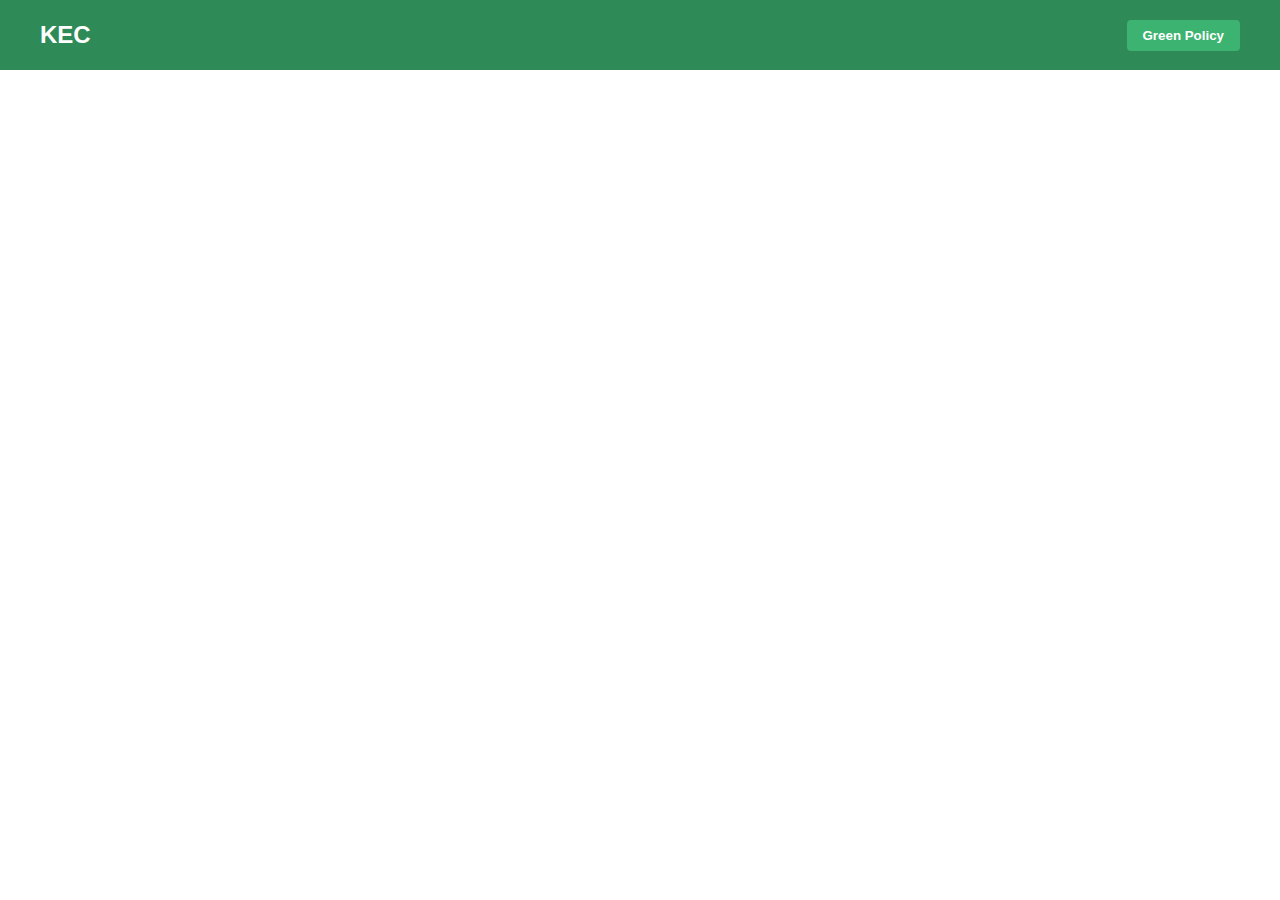
<file: public/green.html>
<!DOCTYPE html>
<html lang="en">
<head>
    <meta charset="UTF-8">
    <meta name="viewport" content="width=device-width, initial-scale=1.0">
    <title>KEC - Green Policy</title>
    <style>
        /* Base Styles */
        body {
            font-family: 'Segoe UI', Tahoma, Geneva, Verdana, sans-serif;
            margin: 0;
            padding: 0;
            line-height: 1.6;
            color: #333;
        }
        
        /* Navigation Bar */
        .navbar {
            background-color: #2E8B57;
            padding: 1rem;
            position: relative;
        }
        
        .nav-container {
            display: flex;
            justify-content: space-between;
            align-items: center;
            max-width: 1200px;
            margin: 0 auto;
        }
        
        .logo {
            color: white;
            font-weight: bold;
            font-size: 1.5rem;
            text-decoration: none;
        }
        
        .policy-btn {
            background-color: #3CB371;
            color: white;
            border: none;
            padding: 0.5rem 1rem;
            border-radius: 4px;
            cursor: pointer;
            font-weight: bold;
            transition: background-color 0.3s;
        }
        
        .policy-btn:hover {
            background-color: #228B22;
        }
        
        /* Policy Modal */
        .policy-modal {
            display: none;
            position: fixed;
            top: 0;
            left: 0;
            width: 100%;
            height: 100%;
            background-color: rgba(0, 0, 0, 0.7);
            z-index: 1000;
            overflow-y: auto;
        }
        
        .modal-content {
            background-color: #f9f9f9;
            margin: 2rem auto;
            padding: 2rem;
            border-radius: 8px;
            max-width: 800px;
            width: 90%;
            box-shadow: 0 5px 15px rgba(0, 0, 0, 0.3);
            position: relative;
        }
        
        .close-btn {
            position: absolute;
            top: 1rem;
            right: 1rem;
            font-size: 1.5rem;
            cursor: pointer;
            color: #777;
            background: none;
            border: none;
        }
        
        .close-btn:hover {
            color: #333;
        }
        
        .policy-title {
            text-align: center;
            margin-bottom: 1.5rem;
        }
        
        .policy-title h1 {
            color: #2E8B57;
            font-size: 2.2rem;
            margin-bottom: 0.5rem;
        }
        
        .policy-title .subtitle {
            color: #555;
            font-size: 1.1rem;
            font-style: italic;
        }
        
        .policy-header {
            color: #2E8B57;
            border-bottom: 2px solid #3CB371;
            padding-bottom: 0.5rem;
            margin-bottom: 1.5rem;
        }
        
        .policy-section {
            margin-bottom: 2rem;
        }
        
        .policy-section h3 {
            color: #2E8B57;
            margin-bottom: 0.5rem;
        }
        
        .policy-points {
            list-style-type: none;
            padding-left: 0;
        }
        
        .policy-points li {
            padding: 0.5rem 0;
            border-bottom: 1px solid #eee;
            position: relative;
            padding-left: 1.5rem;
        }
        
        .policy-points li:before {
            content: "•";
            color: #3CB371;
            font-weight: bold;
            position: absolute;
            left: 0;
        }
        
        .show-more-btn {
            background-color: #3CB371;
            color: white;
            border: none;
            padding: 0.5rem 1rem;
            border-radius: 4px;
            cursor: pointer;
            margin-top: 1rem;
            display: inline-block;
        }
        
        .show-more-btn:hover {
            background-color: #228B22;
        }
        
        .hidden-points {
            display: none;
        }
        
        /* Responsive Adjustments */
        @media (max-width: 768px) {
            .modal-content {
                padding: 1.5rem;
                width: 95%;
            }
            
            .policy-title h1 {
                font-size: 1.8rem;
            }
            
            .policy-title .subtitle {
                font-size: 1rem;
            }
        }
    </style>
</head>
<body>
    <!-- Navigation Bar -->
    <nav class="navbar">
        <div class="nav-container">
            <a href="#" class="logo">KEC</a>
            <button class="policy-btn" id="policyBtn">Green Policy</button>
        </div>
    </nav>
    
    <!-- Main Content would go here -->
    
    <!-- Green Policy Modal -->
    <div class="policy-modal" id="policyModal">
        <div class="modal-content">
            <button class="close-btn" id="closeBtn">&times;</button>
            
            <div class="policy-title">
                <h1>KEC Green Policy</h1>
                <div class="subtitle">Commitment to Environmental Sustainability and Energy Conservation</div>
            </div>
            
            <div class="policy-section">
                <h3 class="policy-header">Objective:</h3>
                <p>The objective of the green policy is to include the scope and create awareness about the need for energy and environmental conservation in all aspects of the decision made by the stake holders of KEC</p>
            </div>
            
            <div class="policy-section">
                <h3 class="policy-header">General Principles:</h3>
                <ul class="policy-points" id="generalPoints">
                    <li>The green policy ensures that volunteers are well catered and treated with due respect; and the volunteer management is in line with legal requirements and volunteering principles.</li>
                    <li>The green policy values the role of the members as essential to the organisation. Members are respected for their skills and talents.</li>
                    <li>The green policy provides a safe and healthy workplace.</li>
                    <li class="hidden-points">Additional general policy points would appear here when "Show More" is clicked</li>
                </ul>
                <button class="show-more-btn" id="showGeneralMore">Show More</button>
            </div>
            
            <div class="policy-section">
                <h3 class="policy-header">Technical Implementation:</h3>
                <ul class="policy-points" id="technicalPoints">
                    <li>The goal of this policy is to raise the general public's consciousness and prepare them for the efficient management of all types of energy.</li>
                    <li>In addition, it ensures the following management such as rainwater harvesting, waste management; minimize energy utilization in daily basis.</li>
                    <li>It encourages energy efficiency and conservation among the stakeholders and the public.</li>
                    <div class="hidden-points">
                        <li>Program Outcome carrying Environment and sustainability is included in the institutional regulations and in all the departments' individual program outcomes (PO-7).</li>
                        <li>In addition, "Environmental Science" paper is included as the mandatory paper in the first year of all the department students.</li>
                        <li>To establish new energy sources and novel energy technologies with a view to increasing development and promoting the sustainable use of energy.</li>
                        <li>The policy indeed keen to spread this message to society by organising public awareness programmes.</li>
                        <li>The policy promotes interdisciplinary approaches for real-time problems related to energy, environment and management.</li>
                        <li>The policy educates the members to promote collaboration, networking with various other clubs and manufacture products in concern with environment.</li>
                        <li>The policy encourages the members to bring up ideas for energy and environment development and propose the same for various funding agencies.</li>
                    </div>
                </ul>
                <button class="show-more-btn" id="showTechnicalMore">Show More</button>
            </div>
        </div>
    </div>
    
    <script>
        // Modal functionality
        const policyBtn = document.getElementById('policyBtn');
        const policyModal = document.getElementById('policyModal');
        const closeBtn = document.getElementById('closeBtn');
        
        policyBtn.addEventListener('click', () => {
            policyModal.style.display = 'block';
            document.body.style.overflow = 'hidden';
        });
        
        closeBtn.addEventListener('click', () => {
            policyModal.style.display = 'none';
            document.body.style.overflow = 'auto';
        });
        
        window.addEventListener('click', (e) => {
            if (e.target === policyModal) {
                policyModal.style.display = 'none';
                document.body.style.overflow = 'auto';
            }
        });
        
        // Show more functionality
        const showGeneralMore = document.getElementById('showGeneralMore');
        const generalPoints = document.getElementById('generalPoints');
        
        showGeneralMore.addEventListener('click', () => {
            const hiddenPoints = generalPoints.querySelectorAll('.hidden-points');
            hiddenPoints.forEach(point => {
                point.style.display = 'list-item';
            });
            showGeneralMore.style.display = 'none';
        });
        
        const showTechnicalMore = document.getElementById('showTechnicalMore');
        const technicalPoints = document.getElementById('technicalPoints');
        
        showTechnicalMore.addEventListener('click', () => {
            const hiddenPoints = technicalPoints.querySelectorAll('.hidden-points');
            hiddenPoints.forEach(point => {
                point.style.display = 'list-item';
            });
            showTechnicalMore.style.display = 'none';
        });
    </script>
</body>
</html>
</file>
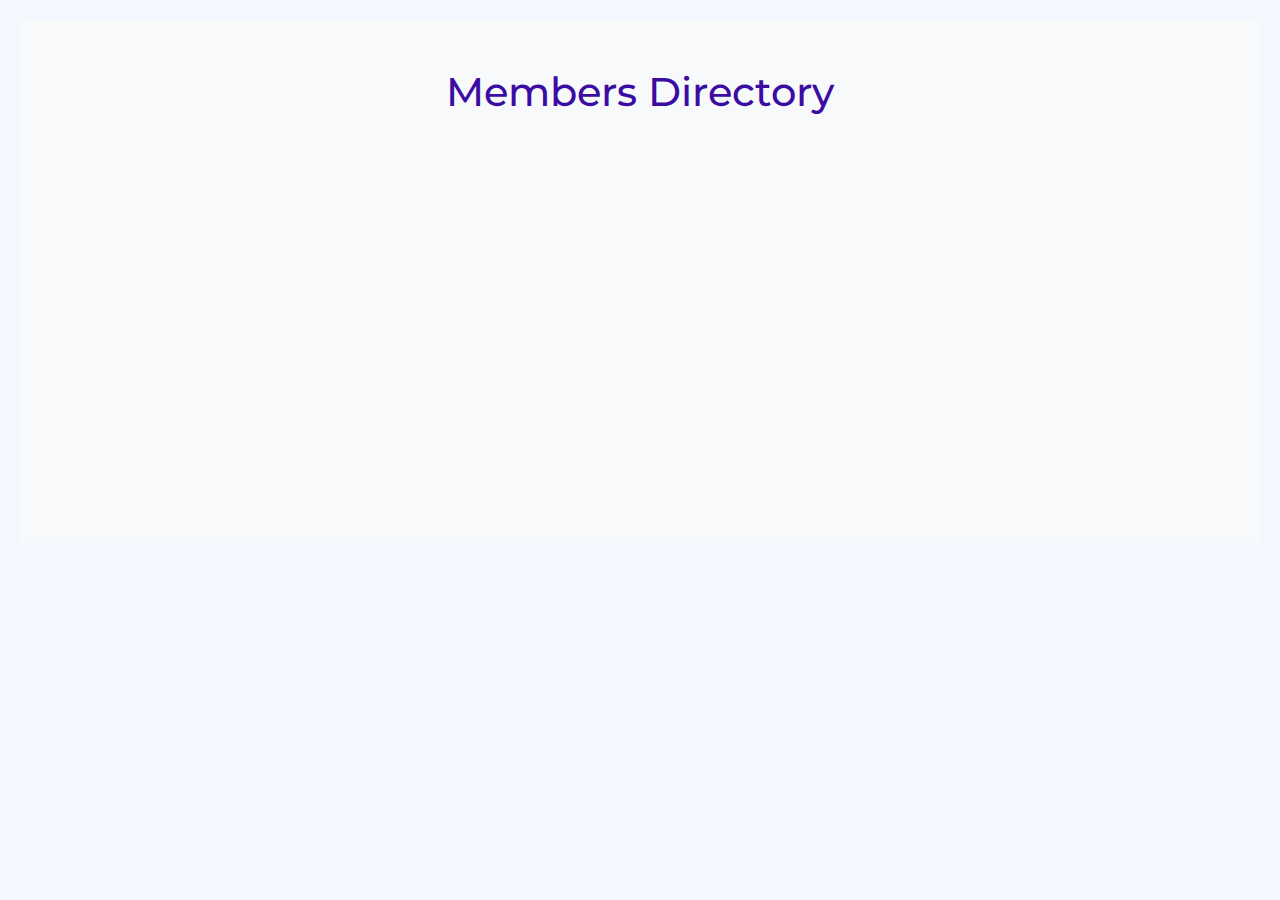
<file: public/members.html>
<!DOCTYPE html>
<html lang="en">
<head>
    <meta charset="UTF-8">
    <meta name="viewport" content="width=device-width, initial-scale=1.0">
    <title>Club Members Directory</title>
    <!-- Bootstrap CSS -->
    <link href="https://cdn.jsdelivr.net/npm/bootstrap@5.3.0/dist/css/bootstrap.min.css" rel="stylesheet">
    <!-- Font Awesome -->
    <link rel="stylesheet" href="https://cdnjs.cloudflare.com/ajax/libs/font-awesome/6.4.0/css/all.min.css">
    <!-- Animate.css -->
    <link rel="stylesheet" href="https://cdnjs.cloudflare.com/ajax/libs/animate.css/4.1.1/animate.min.css">
    <!-- Google Fonts -->
    <link href="https://fonts.googleapis.com/css2?family=Montserrat:wght@400;600;700&family=Playfair+Display:wght@700&display=swap" rel="stylesheet">
    <style>
        :root {
            --primary: #4361ee;
            --secondary: #3a0ca3;
            --accent: #f72585;
            --dark: #212529;
            --light: #f8f9fa;
            --text: #2b2d42;
            --highlight: #4cc9f0;
            --success: #38b000;
            --shadow: 0 10px 30px rgba(0, 0, 0, 0.15);
            --transition: all 0.5s cubic-bezier(0.16, 1, 0.3, 1);
            --border-radius: 12px;
        }

        body {
            font-family: 'Montserrat', sans-serif;
            background-color: #f5f7ff;
            color: var(--text);
            overflow-x: hidden;
        }

        

        /* Members Grid */
        .members-grid {
            display: grid;
            grid-template-columns: repeat(6, 1fr);
            gap: 1.5rem;
            padding: 2rem 0;
        }

        .member-card {
            background: white;
            border-radius: var(--border-radius);
            box-shadow: 0 5px 15px rgba(0, 0, 0, 0.05);
            padding: 1.5rem;
            text-align: center;
            transition: var(--transition);
            border-top: 3px solid var(--highlight);
            opacity: 0;
            transform: translateY(20px);
            animation: fadeInUp 0.8s forwards;
        }

        .member-card:nth-child(1) { animation-delay: 0.1s; }
        .member-card:nth-child(2) { animation-delay: 0.2s; }
        .member-card:nth-child(3) { animation-delay: 0.3s; }
        .member-card:nth-child(4) { animation-delay: 0.4s; }
        .member-card:nth-child(5) { animation-delay: 0.5s; }
        .member-card:nth-child(6) { animation-delay: 0.6s; }
        .member-card:nth-child(7) { animation-delay: 0.7s; }
        .member-card:nth-child(8) { animation-delay: 0.8s; }
        .member-card:nth-child(9) { animation-delay: 0.9s; }
        .member-card:nth-child(10) { animation-delay: 1.0s; }
        .member-card:nth-child(11) { animation-delay: 1.1s; }
        .member-card:nth-child(12) { animation-delay: 1.2s; }

        @keyframes fadeInUp {
            to {
                opacity: 1;
                transform: translateY(0);
            }
        }

        .member-card:hover {
            transform: translateY(-5px) scale(1.03);
            box-shadow: 0 10px 25px rgba(67, 97, 238, 0.2);
            background: linear-gradient(135deg, white, #f0f4ff);
        }

        .member-name {
            font-weight: 600;
            color: var(--dark);
            margin-bottom: 0.25rem;
            font-size: 1.1rem;
        }

        .member-year {
            color: var(--accent);
            font-weight: 700;
            font-size: 0.9rem;
        }

       
        /* Responsive Grid */
        @media (max-width: 1200px) {
            .members-grid {
                grid-template-columns: repeat(4, 1fr);
            }
        }

        @media (max-width: 992px) {
            .header h1 {
                font-size: 2.8rem;
            }
            
            .section-title {
                font-size: 2.2rem;
            }
            
            .members-grid {
                grid-template-columns: repeat(3, 1fr);
            }
        }

        @media (max-width: 768px) {
            .header {
                padding: 4rem 0;
            }
            
            .header h1 {
                font-size: 2.3rem;
            }
            
            .section-title {
                font-size: 1.8rem;
            }
            
            .members-grid {
                grid-template-columns: repeat(2, 1fr);
            }
        }

        @media (max-width: 576px) {
            .header {
                padding: 3rem 0;
            }
            
            .header h1 {
                font-size: 2rem;
            }
            
            .members-grid {
                grid-template-columns: 1fr;
                gap: 1rem;
            }
            
            .member-card {
                padding: 1.25rem;
            }
        }

        /* Floating animation */
        @keyframes float {
            0%, 100% {
                transform: translateY(0);
            }
            50% {
                transform: translateY(-10px);
            }
        }

        .floating {
            animation: float 6s ease-in-out infinite;
        }

        /* Pulse animation */
        @keyframes pulse {
            0% {
                transform: scale(1);
            }
            50% {
                transform: scale(1.05);
            }
            100% {
                transform: scale(1);
            }
        }

        .pulse:hover {
            animation: pulse 1.5s infinite;
        }
    </style>
</head>
<body>
   

    <!DOCTYPE html>
<html lang="en">
<head>
    <meta charset="UTF-8">
    <meta name="viewport" content="width=device-width, initial-scale=1.0">
    <title>Members Directory</title>
    <style>
        :root {
            --primary: #4361ee;
            --secondary: #3a0ca3;
            --accent: #f72585;
            --dark: #212529;
            --light: #f8f9fa;
            --text: #2b2d42;
            --highlight: #4cc9f0;
            --success: #38b000;
            --shadow: 0 10px 30px rgba(0, 0, 0, 0.15);
            --transition: all 0.5s cubic-bezier(0.16, 1, 0.3, 1);
            --border-radius: 12px;
        }

        body {
            font-family: 'Montserrat', sans-serif;
            background-color: #f5f7ff;
            color: var(--text);
            overflow-x: hidden;
            padding: 20px;
        }

        /* Members Grid */
        .members-grid {
            display: grid;
            grid-template-columns: repeat(6, 1fr);
            gap: 1.5rem;
            padding: 2rem 0;
        }

        .member-card {
            background: white;
            border-radius: var(--border-radius);
            box-shadow: 0 5px 15px rgba(0, 0, 0, 0.05);
            padding: 1.5rem;
            text-align: center;
            transition: var(--transition);
            border-top: 3px solid var(--highlight);
            opacity: 0;
            transform: translateY(20px);
            animation: fadeInUp 0.8s forwards;
        }

        .member-card:nth-child(1) { animation-delay: 0.1s; }
        .member-card:nth-child(2) { animation-delay: 0.2s; }
        .member-card:nth-child(3) { animation-delay: 0.3s; }
        .member-card:nth-child(4) { animation-delay: 0.4s; }
        .member-card:nth-child(5) { animation-delay: 0.5s; }
        .member-card:nth-child(6) { animation-delay: 0.6s; }
        .member-card:nth-child(7) { animation-delay: 0.7s; }
        .member-card:nth-child(8) { animation-delay: 0.8s; }
        .member-card:nth-child(9) { animation-delay: 0.9s; }
        .member-card:nth-child(10) { animation-delay: 1.0s; }
        .member-card:nth-child(11) { animation-delay: 1.1s; }
        .member-card:nth-child(12) { animation-delay: 1.2s; }

        @keyframes fadeInUp {
            to {
                opacity: 1;
                transform: translateY(0);
            }
        }

        .member-card:hover {
            transform: translateY(-5px) scale(1.03);
            box-shadow: 0 10px 25px rgba(67, 97, 238, 0.2);
            background: linear-gradient(135deg, white, #f0f4ff);
        }

        .member-name {
            font-weight: 600;
            color: var(--dark);
            margin-bottom: 0.25rem;
            font-size: 1.1rem;
        }

        .member-year {
            color: var(--accent);
            font-weight: 700;
            font-size: 0.9rem;
        }

        .section-title {
            color: var(--secondary);
            text-align: center;
            margin-bottom: 2rem;
            font-size: 2.5rem;
        }

        /* Responsive Grid */
        @media (max-width: 1200px) {
            .members-grid {
                grid-template-columns: repeat(4, 1fr);
            }
        }

        @media (max-width: 992px) {
            .section-title {
                font-size: 2.2rem;
            }
            .members-grid {
                grid-template-columns: repeat(3, 1fr);
            }
        }

        @media (max-width: 768px) {
            .section-title {
                font-size: 1.8rem;
            }
            .members-grid {
                grid-template-columns: repeat(2, 1fr);
            }
        }

        @media (max-width: 576px) {
            .members-grid {
                grid-template-columns: 1fr;
                gap: 1rem;
            }
            .member-card {
                padding: 1.25rem;
            }
        }
    </style>
</head>
<body>
    <!-- Members Section -->
    <section id="members" class="py-5 bg-light">
        <div class="container">
            <h2 class="section-title">Members Directory</h2>
            <div class="members-grid">
                <!-- 6 members per row (total 12 shown, can add more) -->
                <div class="member-card">
                    <div class="member-name">James Wilson</div>
                    <div class="member-year">2023</div>
                </div>
                <div class="member-card">
                    <div class="member-name">Emily Chen</div>
                    <div class="member-year">2022</div>
                </div>
                <div class="member-card">
                    <div class="member-name">Michael Brown</div>
                    <div class="member-year">2023</div>
                </div>
                <div class="member-card">
                    <div class="member-name">Sarah Johnson</div>
                    <div class="member-year">2021</div>
                </div>
                <div class="member-card">
                    <div class="member-name">David Lee</div>
                    <div class="member-year">2023</div>
                </div>
                <div class="member-card">
                    <div class="member-name">Jennifer Smith</div>
                    <div class="member-year">2020</div>
                </div>
                <div class="member-card">
                    <div class="member-name">Robert Taylor</div>
                    <div class="member-year">2023</div>
                </div>
                <div class="member-card">
                    <div class="member-name">Olivia Davis</div>
                    <div class="member-year">2022</div>
                </div>
                <div class="member-card">
                    <div class="member-name">William Martinez</div>
                    <div class="member-year">2023</div>
                </div>
                <div class="member-card">
                    <div class="member-name">Sophia Anderson</div>
                    <div class="member-year">2021</div>
                </div>
                <div class="member-card">
                    <div class="member-name">Daniel Thomas</div>
                    <div class="member-year">2023</div>
                </div>
                <div class="member-card">
                    <div class="member-name">Emma Garcia</div>
                    <div class="member-year">2020</div>
                </div>
            </div>
        </div>
    </section>
</body>
</html>

  

    

    <!-- Bootstrap JS and dependencies -->

    
    <script>
          // Generate the remaining members
        document.addEventListener('DOMContentLoaded', function() {
        
            
            // Add scroll animation for members
            const memberCards = document.querySelectorAll('.member-card');
            
            const animateOnScroll = () => {
                memberCards.forEach(card => {
                    const cardPosition = card.getBoundingClientRect().top;
                    const windowHeight = window.innerHeight;
                    
                    if (cardPosition < windowHeight - 100) {
                        card.style.animationPlayState = 'running';
                    }
                });
            };
            
            // Initial check
            animateOnScroll();
            
            // Check on scroll
            window.addEventListener('scroll', animateOnScroll);
        });
    </script>
</body>
</html>
</file>
